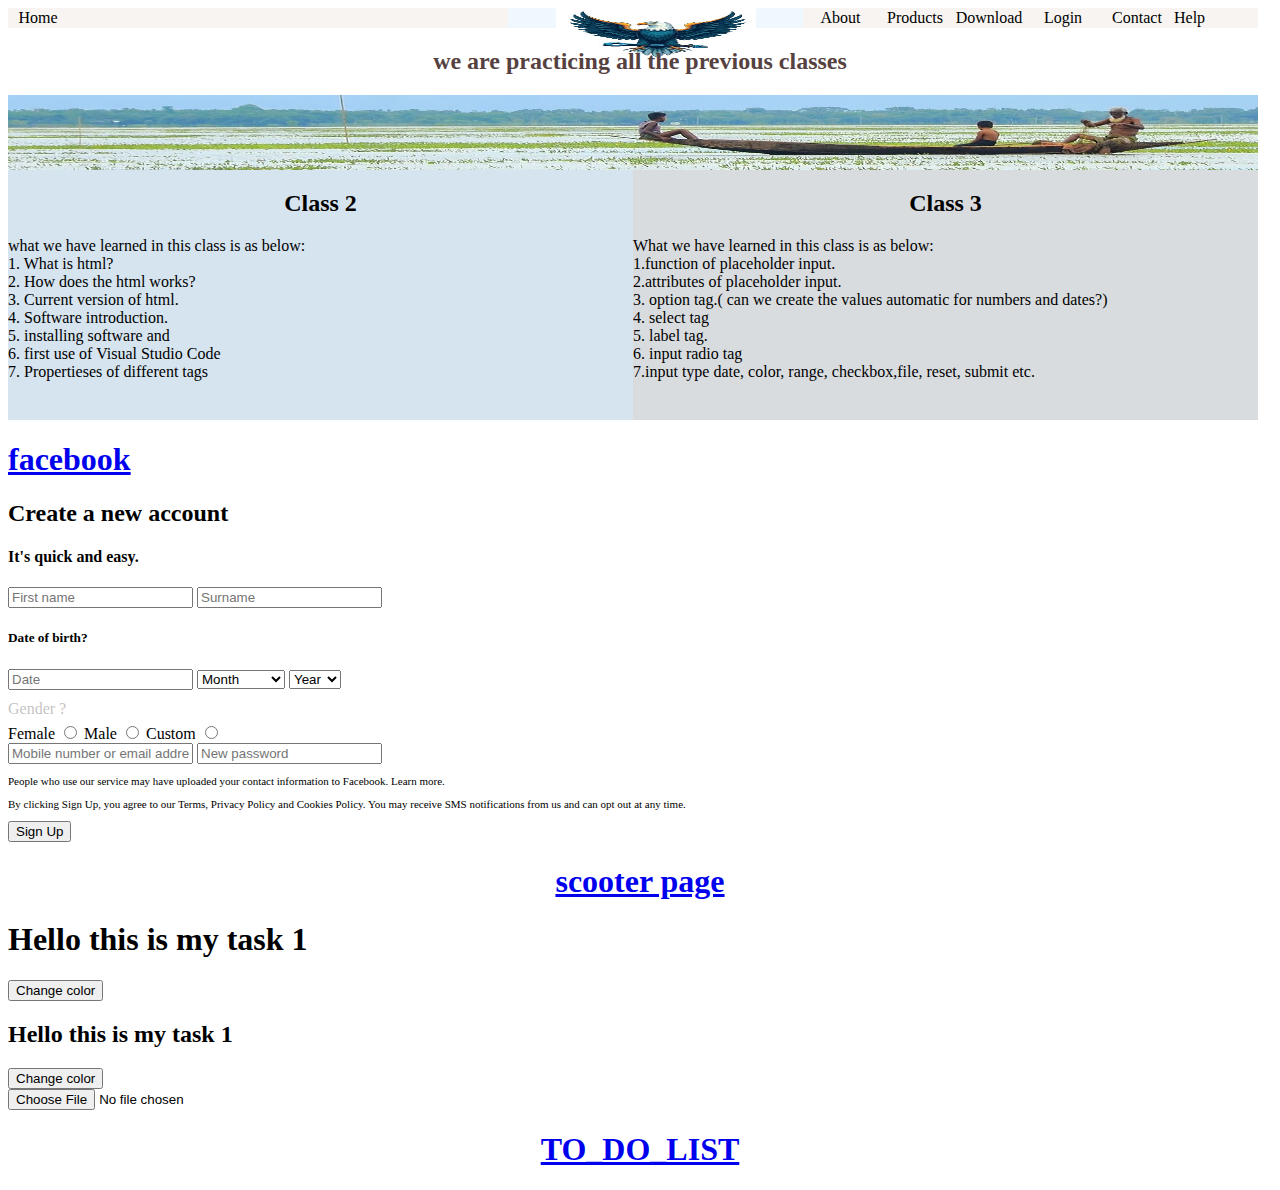
<file: index.html>
<!DOCTYPE html>
<html lang="en">
<head>
    <meta charset="UTF-8">
    <meta name="viewport" content="width=device-width, initial-scale=1.0">
    <title>Practice classes</title>
    <!-- bootstrap  -->
     <link href="https://cdn.jsdelivr.net/npm/bootstrap@5.3.6/dist/css/bootstrap.min.css" rel="stylesheet" integrity="sha384-4Q6Gf2aSP4eDXB8Miphtr37CMZZQ5oXLH2yaXMJ2w8e2ZtHTl7GptT4jmndRuHDT" crossorigin="anonymous">
    <link rel="stylesheet" href="css/slick.css">
    <link rel="stylesheet" href="css/style.css">
</head>


<section id="learning">
<div class="container">

<div class="r1">
    <div class="cntnt1">
        <div class="home">
            <p>Home</p>
        </div>
    </div>
    <div class="cntnt3">
        <div class="main">
            <div class="logo">
                <img src="images/logo.jpg" alt="">
            </div>
        </div>
    </div>
    <div class="cntnt2">
        <div class="about">
            <p>About</p>
        </div>
        <div class="products">
            <p>Products</p>
        </div>
        <div class="download">
            <p>Download</p>
        </div>
        <div class="login">
            <p>Login</p>
        </div>
        <div class="contact">
            <p>Contact</p>
        </div>
        <div class="help">
            <p>Help</p>
        </div>
    </div>
</div>
<h2 style="display: flex;justify-content: center;color: rgb(86, 65, 65);">we are practicing all the previous classes</h2>
<body>
<div class="main">
    <div class="pic">
        <img src="images/image2.jpg" alt="banner_image">
    </div>
<!-- <img src="image1.jpg" alt=""> -->
</div>
<div class="bodyline">
    <div class="class1">
        <h2 style="display: flex;justify-content: center;">Class 2</h2>
        <p>what we have learned in this class is as below: 
            <br>
            1. What is html?
            <br>
            2. How does the html works?
            <br>
            3. Current version of html.
            <br>
            4. Software introduction.
            <br>
            5. installing software and 
            <br>
            6. first use of Visual Studio Code
            <br>
            7. Propertieses of different tags
        </p>
    </div>
    <div class="class2">
        <h2 style="display: flex;justify-content: center;">Class 3</h2>
        <p>What we have learned in this class is as below:
            <br>
            1.function of placeholder input.
            <br>
            2.attributes of placeholder input.
            <br>
            3. option tag.( can we create the values automatic for numbers and dates?)
            <br>
            4. select tag
            <br>
            5. label tag.
            <br>
            6. input radio tag
            <br>
            7.input type date, color, range, checkbox,file, reset, submit etc.
        </p>
        
    </div>
</div>
</div>
</section>


<section id="fbpage">
<form action="#">
<div class="container">
    <section id="fbody">
<div class="fblogo">
    <a href="#">
<h1>facebook</h1>
    </a>
</div>
<div class="facebook">
    <h2>Create a new account</h2>
    <h4>It's quick and easy.</h4>
    
    <div class="fbname">
    <input type="txt" placeholder="First name">
    <input type="text" placeholder="Surname">
    </div>

<div class="dob">
    <h5>Date of birth?</h5>
    <input type="number" placeholder="Date">
        <select name="month" id="month">
        <option value="0">Month</option>
        <option value="1">January</option>
        <option value="2">February</option>
        <option value="3">March</option>
        <option value="4">April</option>
        <option value="5">May</option>
        <option value="6">June</option>
        <option value="7">July</option>
        <option value="8">August</option>
        <option value="9">September</option>
        <option value="10">October</option>
        <option value="11">November</option>
        <option value="12">December</option>
    </select>

    <select name="year" id="year">
        <option value="">Year</option>
        <option value="">2025</option>
        <option value="">2024</option>
        <option value="">2023</option>
        <option value="">2022</option>
        <option value="">2021</option>
        <option value="">2020</option>
        <option value="">2019</option>
        <option value="">2018</option>
        <option value="">2017</option>
        <option value="">2016</option>
        <option value="">2015</option>
        <option value="">2014</option>
        <option value="">2013</option>
        <option value="">2012</option>
        <option value="">2011</option>
        <option value="">2010</option>
        <option value="">2009</option>
        <option value="">2008</option>
        <option value="">2007</option>
        <option value="">2006</option>
        <option value="">2005</option>
        <option value="">2004</option>
        <option value="">2003</option>
        <option value="">2002</option>
        <option value="">2001</option>
        <option value="">2000</option>
        <option value="">1999</option>
        <option value="">1998</option>
        
    </select>
</div>


    <p style="color: rgba(176, 171, 171, 0.735); margin-top: 10px;
    margin-bottom: 5px;">Gender ?</p>
    <section id="Gender">

        <div class="gid">
        <labelz for="id1">Female</label>
        <input type="radio" name="cmnid" id="id1">
        <label for="id2">Male</label>
        <input type="radio" name="cmnid" id="id2">
        <label for="id3">Custom</label>
        <input type="radio" name="cmnid" id="id3">
        </div>

    <!-- <div class="male">
<label for="Male">Male <input type="radio" style="margin-left: 30px;" ></label>
    </div>
    <div class="Female">
<label for="Male">Female <input type="radio" style="margin-left: 30px;" ></label>
    </div>
        <div class="custom">
<label for="Male">Custom <input type="radio" style="margin-left: 30px;" ></label>
    </div> -->
    </section>
    <div class="cmn">
<input type="text" placeholder="Mobile number or email address">
<input type="text" placeholder="New password">
    </div>
    <p style="font-size: 11px;">People who use our service may have uploaded your contact information to Facebook. Learn more.
    </p>

    <p style="font-size: 11px;">By clicking Sign Up, you agree to our Terms, Privacy Policy and Cookies Policy. You may receive SMS notifications from us and can opt out at any time.
    </p>

    <button type="submit">Sign Up</button>
</div>
</section>
</div>
</form>
</section>
<!-- ------------------scooter page---------------------- -->
<section id="scooter">
<div class="container">
    <!-- <a href="file:///D:/CIT%20classes/Projects/Project%203%20-%20rework/index.html">Checking</a> -->
    <a href="scooter.html" target="_blank"><h1 style="text-align: center;">scooter page</h1></a>
</div>
</section>

<!-- ------------------class 23 javascript start----------------------------- -->
<section id="task1">
<div class="container">
    <h1 class="t1h1">Hello this is my task 1</h1>
    <button class="t1b1">Change color</button>
</div>

<section id="task2">
    <div class="container">
    <h2 class="t2h2">Hello this is my task 1</h2>
    <button class="t2b2">Change color</button>
    </div>
</section>

</section>

<section id="imagepreview">
<input type="file" id="imageUpload" accept="image/*">
</section>


    <a href="class29.html" target="_blank"><h1 style="text-align: center;">TO_DO_LIST</h1></a>



<!-- ------------------class 23 javascript end -------------------------------->


<!-- bootstrap -->
<script src="https://cdn.jsdelivr.net/npm/bootstrap@5.3.6/dist/js/bootstrap.bundle.min.js" integrity="sha384-j1CDi7MgGQ12Z7Qab0qlWQ/Qqz24Gc6BM0thvEMVjHnfYGF0rmFCozFSxQBxwHKO" crossorigin="anonymous"></script>
<script src="js/slick.min.js"></script>
<script src="js/script.js"></script>

</body>
</html>
</file>
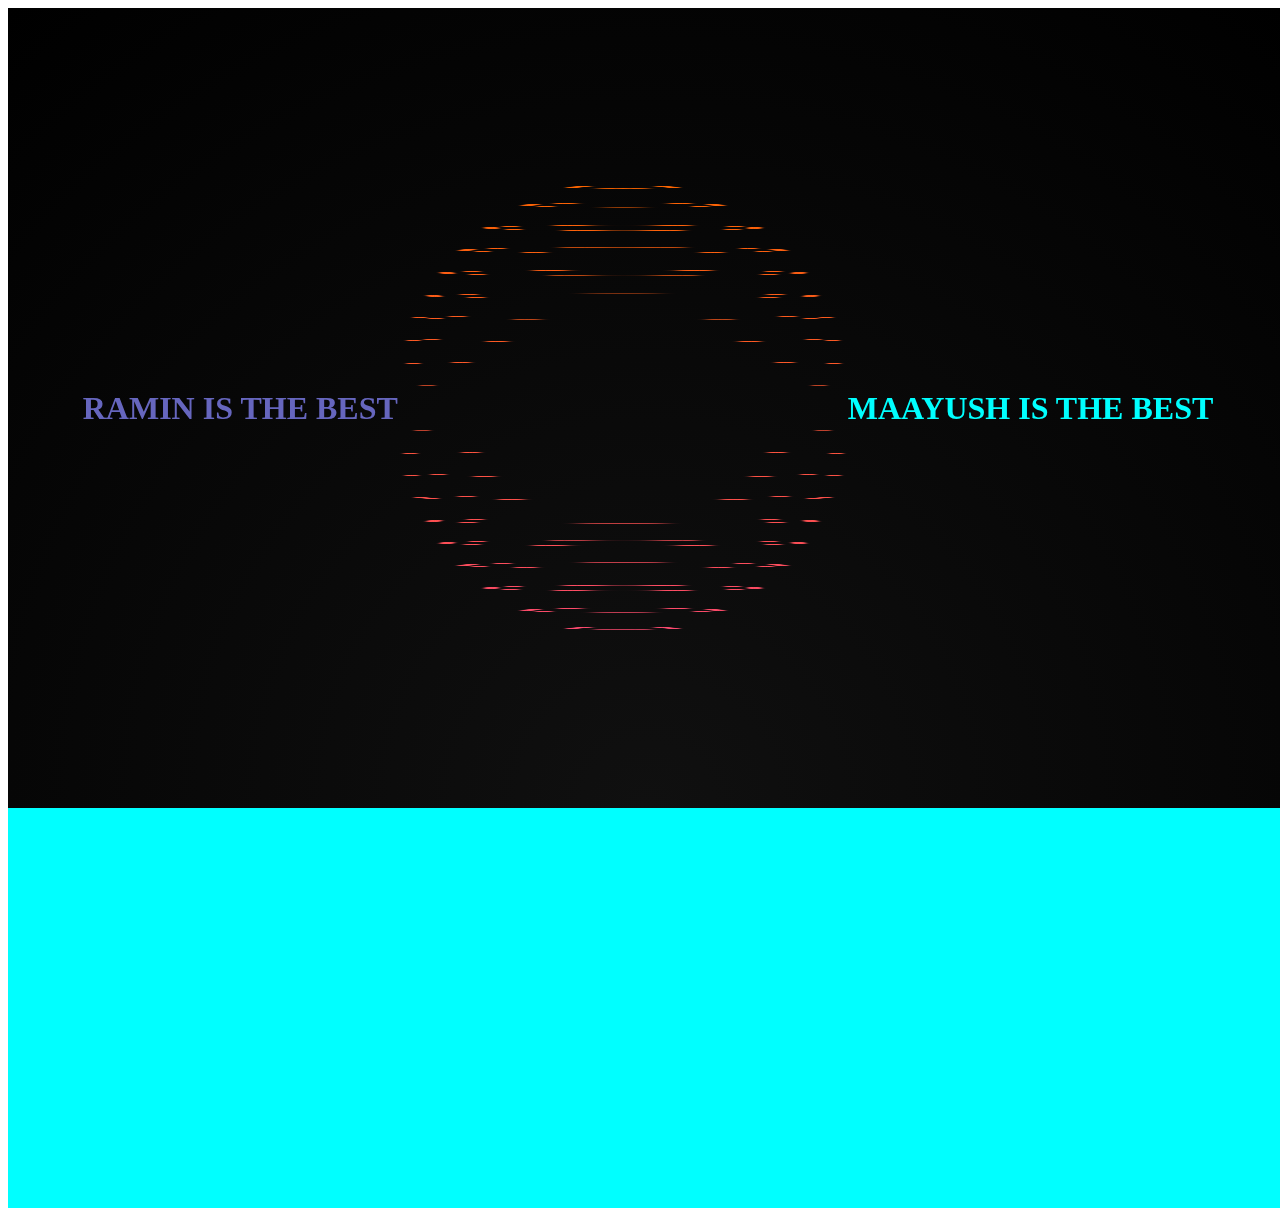
<file: 3dcarousel.html>
<!DOCTYPE html>
<html lang="en">
<head>
    <meta charset="UTF-8">
    <meta name="viewport" content="width=device-width, initial-scale=1.0">
    <title>carousel</title>
    <link rel="stylesheet" href="css/3dcarousel.css">
</head>
<body>

	<section id="sphere">
		
		<div>
		<h1 style="color: rgb(102, 102, 190);">RAMIN IS THE BEST</h1>
		</div>
		
			<div class="sphere">
			<div></div>
			<div></div>
			<div></div>
			<div></div>
			<div></div>
			<div></div>
			<div></div>
			<div></div>
			<div></div>
			<div></div>
			<div><h1 style="color: aqua;">I am maayush</h1></div>
			<div></div>
			<div></div>
			<div></div>
			<div></div>
			<div><h1 style="color: yellowgreen;">I am Ramin</h1></div>
			<div></div>
			<div></div>
			<div></div>
			<div></div>
			<div></div>
			</div>
				<div>
				<h1 style="color: aqua;">MAAYUSH IS THE BEST</h1>
				</div>
	</section>


<section id="logics">

</section>



</body>
</html>
</file>
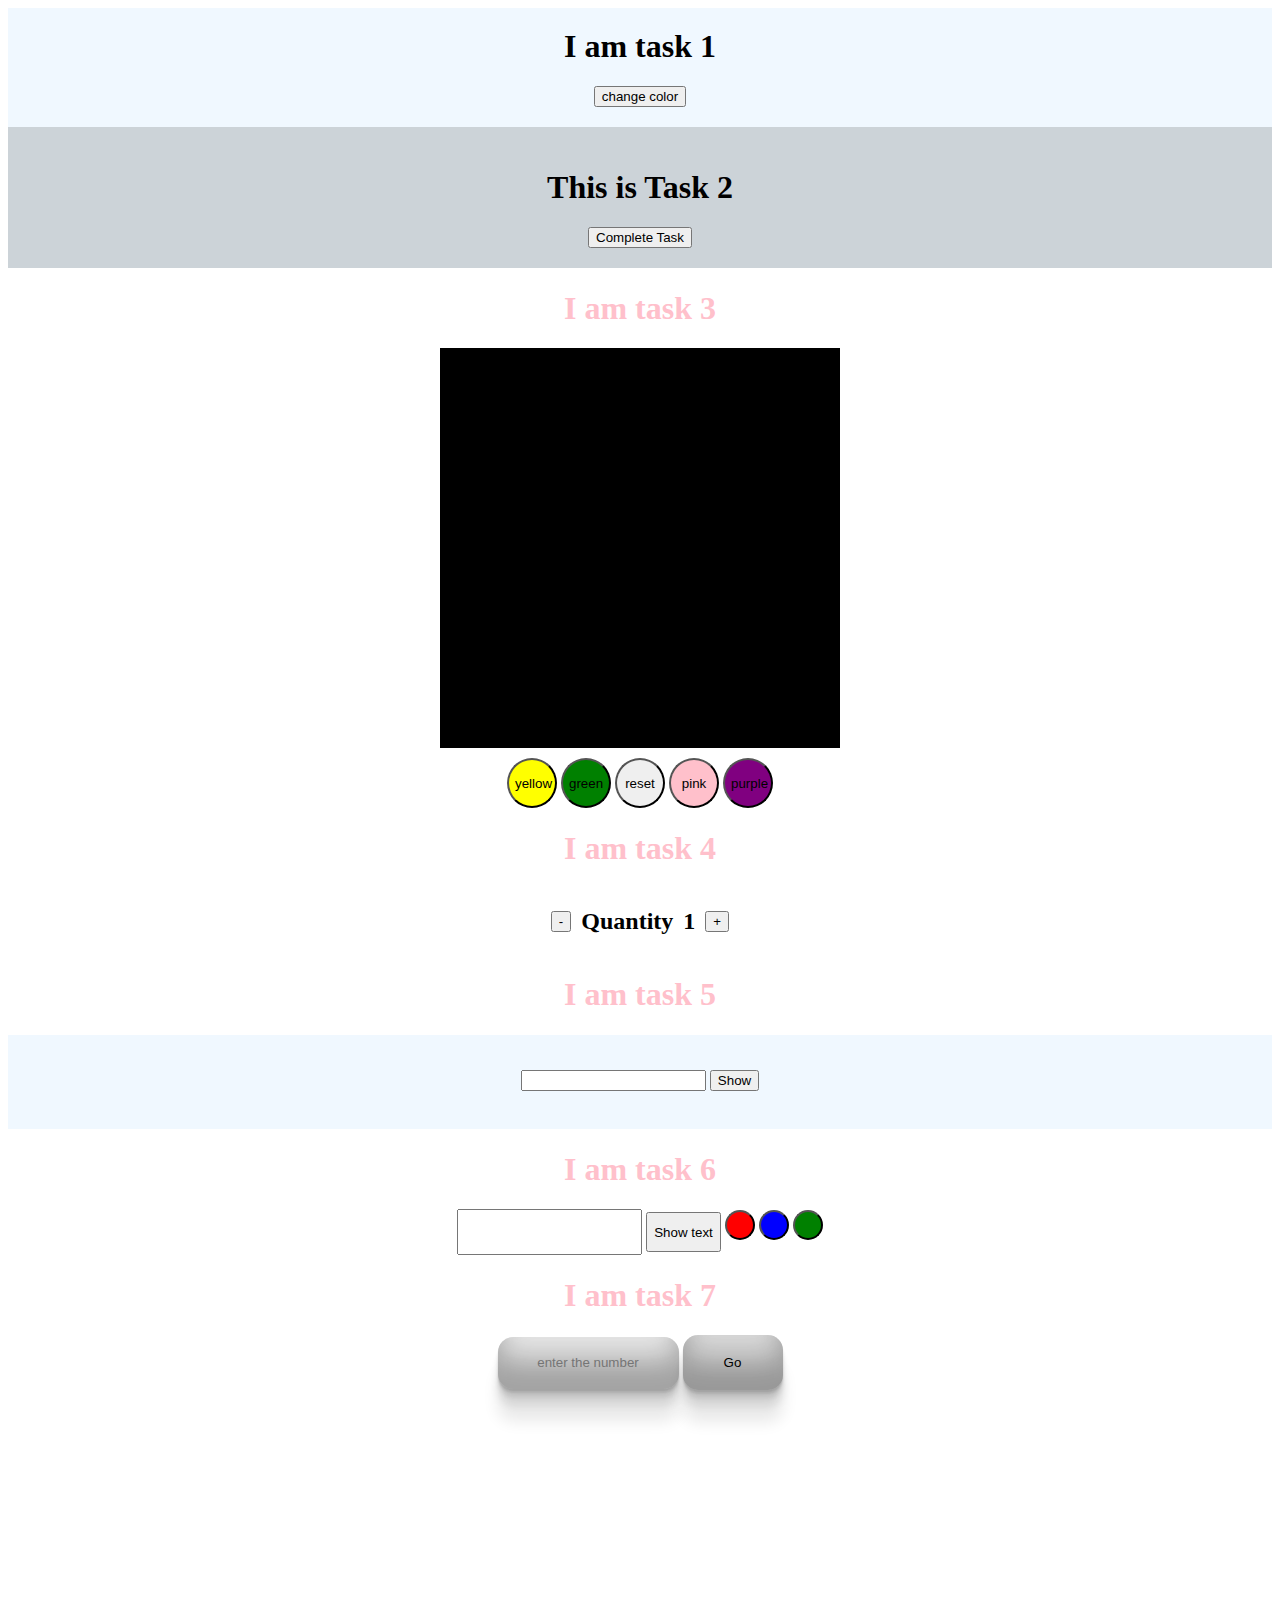
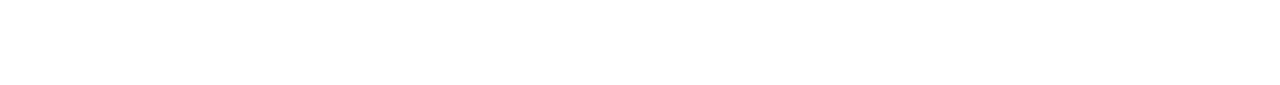
<file: class23.html>
<!DOCTYPE html>
<html lang="en">
<head>
    <meta charset="UTF-8">
    <meta name="viewport" content="width=device-width, initial-scale=1.0">
    <title>class_23</title>
    <link rel="stylesheet" href="css/class23.css">
    <!-- aos animation css link -->
     <link href="https://unpkg.com/aos@2.3.1/dist/aos.css" rel="stylesheet">
</head>
<body>
    <div class="heading">
        <!-- <h1>I am task 1</h1> -->
    </div>
    <div class="task1">
        <h1 class="t1h">I am task 1</h1>
        <button class="t1b">change color</button>
    </div>

        <div class="heading">
        <!-- <h1>I am task 2</h1> -->
    </div>
    <div class="task2">
        <h1 class="t2h">This is Task 2</h1>
        <button class="t2b">Complete Task</button>
    </div>

    <div class="heading">
        <!-- <h1>I am task 3</h1> -->
    </div>
    <section id="tasknmbr3">
<h1 style="text-align: center;color: pink;">I am task 3</h1>
        <div class="task3">
        </div>
        <div class="task3btn">
            <button id="yel">yellow</button>
            <button id="gre">green</button>
            <button id="res">reset</button>
            <button id="pin">pink</button>
            <button id="pur">purple</button>
        </div>
    </section>

    <div class="heading">
        <!-- <h1>I am task 4</h1> -->
    </div>

    <section id="tasknmbr4">
<h1 style="text-align: center;color: pink;">I am task 4</h1>

        <div class="task4">
            <div class="subnum">
                <button>-</button>
            </div>
            <div>
                <h2>Quantity</h2>
            </div>
            <div>
                <h2 class="result">1</h2>
            </div>
            <div>    
                <button class="addnum">+</button>
            </div>
        </div>
    </section>


    <section id="tasknmbr5">
<h1 style="text-align: center;color: pink;">I am task 5</h1>

        <div class="task5">
            <p class="erro"></p>
            <input class="input" type="text">
            <button class="shbtn">Show</button>
            <h3 class="shrslt"></h3>
        </div>
    </section>



<section id="tasknmbr6">
<h1 style="text-align: center;color:pink;">I am task 6</h1>
    <div class="task6">
        <p class="errortsk6"></p>
        <input class="nameinput" type="text">
        <button class="shtxt">Show text</button>
        <button class="tsk6b1" style="background-color: red;"></button>
        <button class="tsk6b2" style="background-color: blue;"></button>
        <button class="tsk6b3" style="background-color: green;"></button>
        <h1 class="shorslt"></h1>
        <!-- <div class="task6button">
        </div> -->
    </div>
</section>

<section id="task7">
    <h1 style="text-align: center;color:pink;">I am task 7</h1>

<input class="timenmbr time-table" type="text" placeholder="enter the number" style="text-align: center;">
<button class="timego time-table">Go</button>

<div class="differ">
    <h1 class="lin1"></h1>
    <h1 class="timeresult lin2"></h1>
</div>



</section>

<!-- aos js link -->
 <script src="https://unpkg.com/aos@2.3.1/dist/aos.js"></script>
    <script src="js/class23.js"></script>
</body>
</html>
</file>
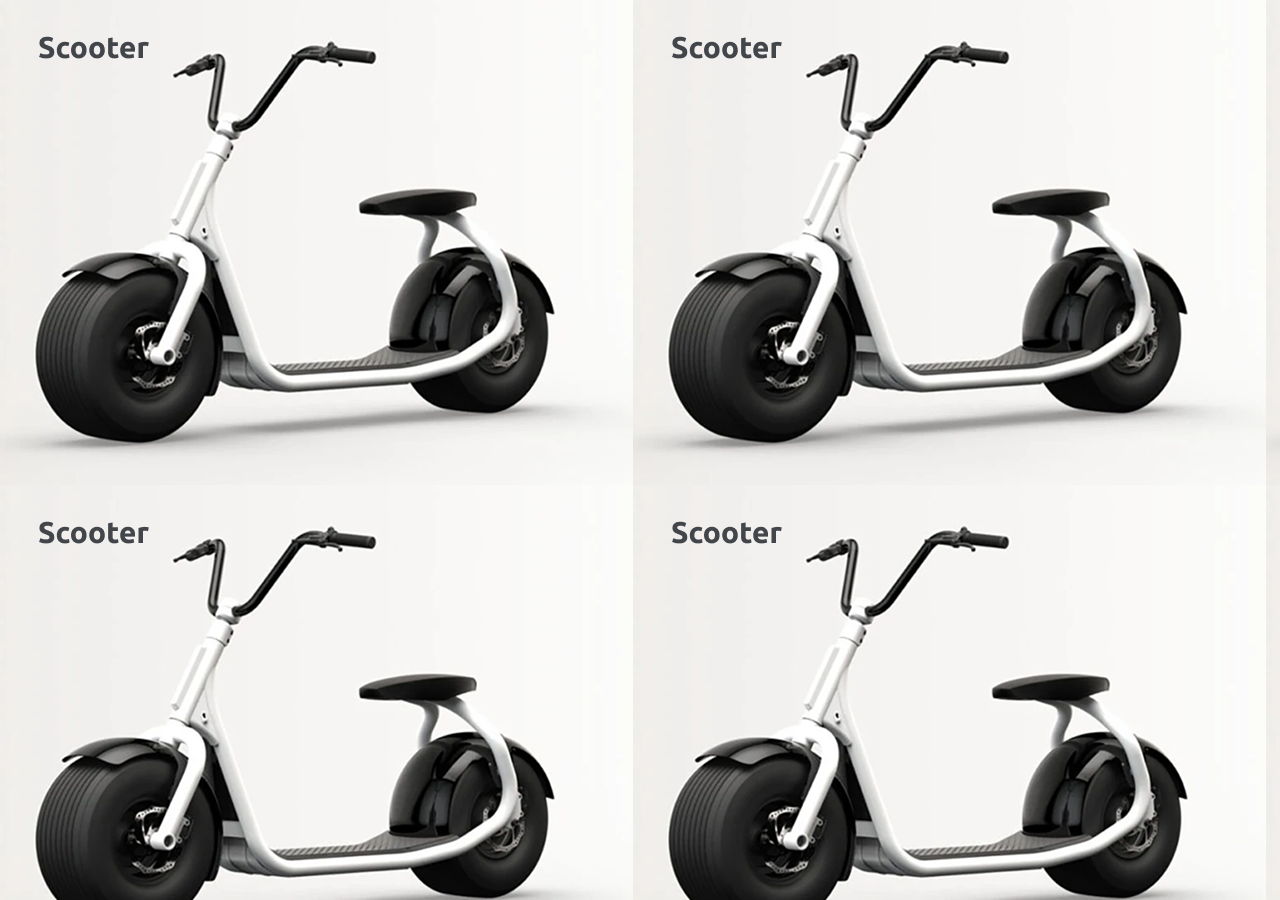
<file: class28.html>
<!DOCTYPE html>
<html lang="en">
<head>
    <meta charset="UTF-8">
    <meta name="viewport" content="width=device-width, initial-scale=1.0">
    <title>class28</title>
    <link rel="stylesheet" href="css/class28.css">
</head>
<body>



    <script src="js/class28.js"></script>
</body>
</html>
</file>
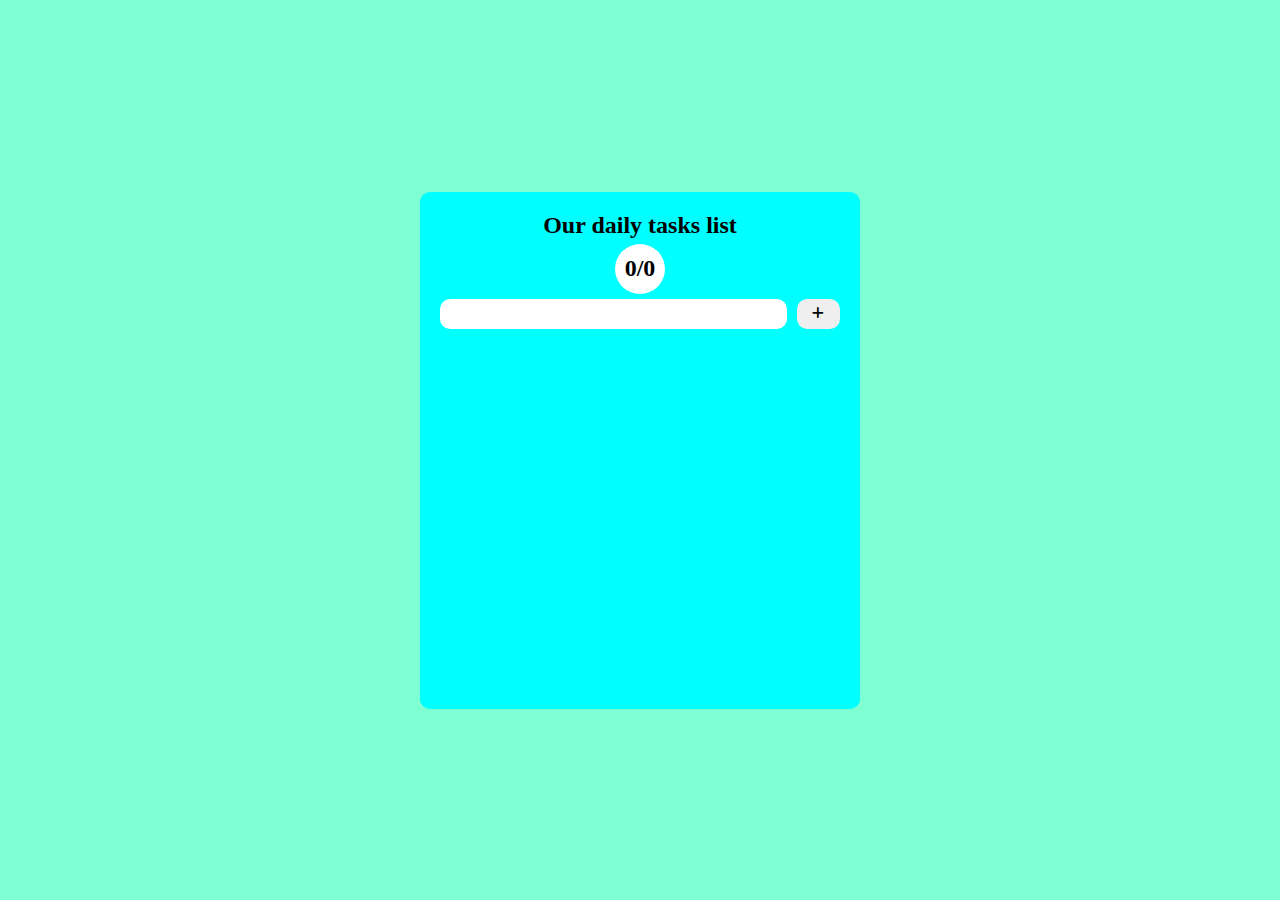
<file: class29.html>
<!DOCTYPE html>
<html lang="en">
<head>
    <meta charset="UTF-8">
    <meta name="viewport" content="width=device-width, initial-scale=1.0">
    <title>to-do-list</title>
    <link rel="stylesheet" href="css/all.min.css">
    <link rel="stylesheet" href="css/class29.css">
</head>
<body>
    <div class="main">
        <h2 style="margin-bottom: 5px;text-align: center;">Our daily tasks list</h2>
        <div class="counter">
        <h2 class="doneToDo"></h2>
        <h2>/</h2>
        <h2 class="totalToDo"></h2>
    </div>
    <p class="error" style="text-align: center;"></p>
        <div class="addtodo">
            <input class="adding" type="text">
            <button onclick="handleAdd()" class="addbutton"><i class="fa-solid fa-plus"></i></button>
        </div>
        <div class="allToDo">
            <div class="singleToDo">
                <!-- <input class="singleToDo_input"type="text">
                <button class="editButton"><i class="fa-solid fa-pen-to-square"></i></button>
                <button class="deleteButton"><i class="fa-solid fa-trash"></i></button>
                <button class="doneButton"><i class="fa-solid fa-check"></i></button> -->
            </div>
        </div>
    </div>

    <script src="js/class29.js"></script>
</body>
</html>
</file>
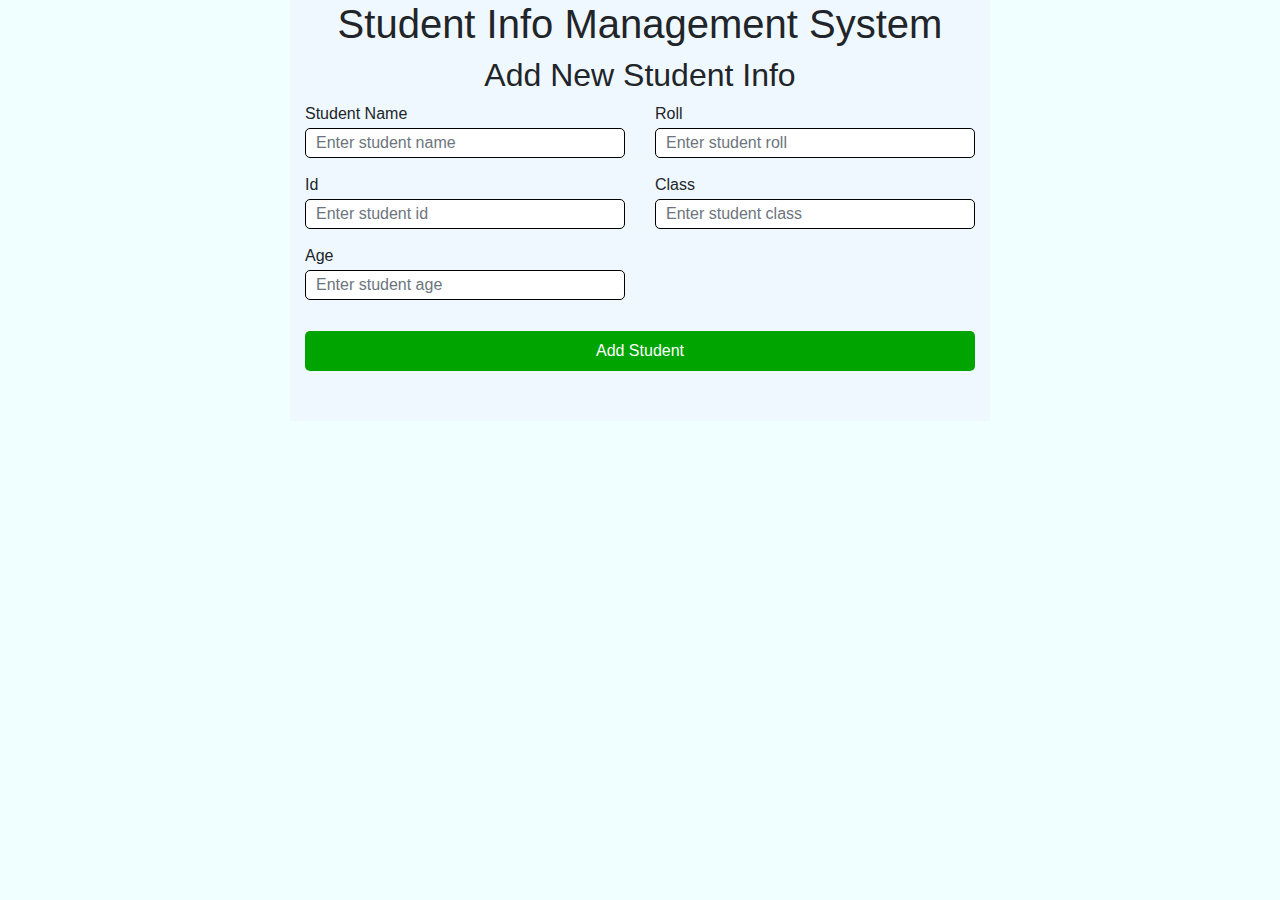
<file: class32.html>
<!DOCTYPE html>
<html lang="en">
<head>
    <meta charset="UTF-8">
    <meta name="viewport" content="width=device-width, initial-scale=1.0">
    <title>Class 32</title>
    <link rel="stylesheet" href="https://cdn.jsdelivr.net/npm/bootstrap@4.0.0/dist/css/bootstrap.min.css" integrity="sha384-Gn5384xqQ1aoWXA+058RXPxPg6fy4IWvTNh0E263XmFcJlSAwiGgFAW/dAiS6JXm" crossorigin="anonymous">
    <link rel="stylesheet" href="css/class32.css">

</head>
<body>

    <section id="addStudentSection">
        <div class="container">
            <div class="row">
                <div class="col-12">
                    <h1 class="text-center">Student Info Management System</h1>
                </div>
            </div>
            <div class="row">
                <div class="col-12">
                    <h2>Add New Student Info</h2>
                </div>
            </div>
            <div class="addData">
                <div class="row">
                    <div class="col-6">
                        <p>Student Name</p>
                        <input type="text" id="studentName" placeholder="Enter student name" class="form-control">
                    </div>
                    <div class="col-6">
                        <p>Roll</p>
                        <input type="type="text" onkeypress="return (event.charCode !=8 && event.charCode ==0 || (event.charCode >= 48 && event.charCode <= 57))"" id="studentRoll" placeholder="Enter student roll" class="form-control">
                    </div>
                    <div class="col-6">
                        <p>Id</p>
                        <input type="type="text" onkeypress="return (event.charCode !=8 && event.charCode ==0 || (event.charCode >= 48 && event.charCode <= 57))"" id="studentId" placeholder="Enter student id" class="form-control">
                    </div>
                    <div class="col-6">
                        <p>Class</p>
                        <input type="text" id="studentClass" placeholder="Enter student class" class="form-control">
                    </div>
                    <div class="col-6">
                        <p>Age</p>
                        <input type="type="text" onkeypress="return (event.charCode !=8 && event.charCode ==0 || (event.charCode >= 48 && event.charCode <= 57))"" id="studentAge" placeholder="Enter student age" class="form-control">
                    </div>
                    <div class="col-12 text-center mt-3">
                        <button id="addStudent" class="btn btn-primary" onclick="addStudent()">Add Student</button>
                    </div>
                </div>
            </div>
        </div>
    </section>
    
    <section id="TotalStudent">
        <div class="container">
            <h2>Total Students</h2>
            <div class="TotalStudentList">
                <!-- <ul>
                    <li>Student name:</li>
                    <li>Roll:</li>
                    <li>Id:</li>
                    <li>Class:</li>
                    <li>Age:</li>
                </ul> -->
            </div>
            <!-- <table class="table table-bordered">
                <thead>
                    <tr>
                        <th>Student Name</th>
                        <th>Roll</th>
                        <th>Id</th>
                        <th>Class</th>
                        <th>Age</th>
                    </tr>
                </thead>
                <tbody id="studentList">
                    Student data will be appended here
                </tbody>
            </table>
             -->
        </div>
    </section>

    




    
        <script src="js/class32.js"></script>
</body>
</html>
</file>
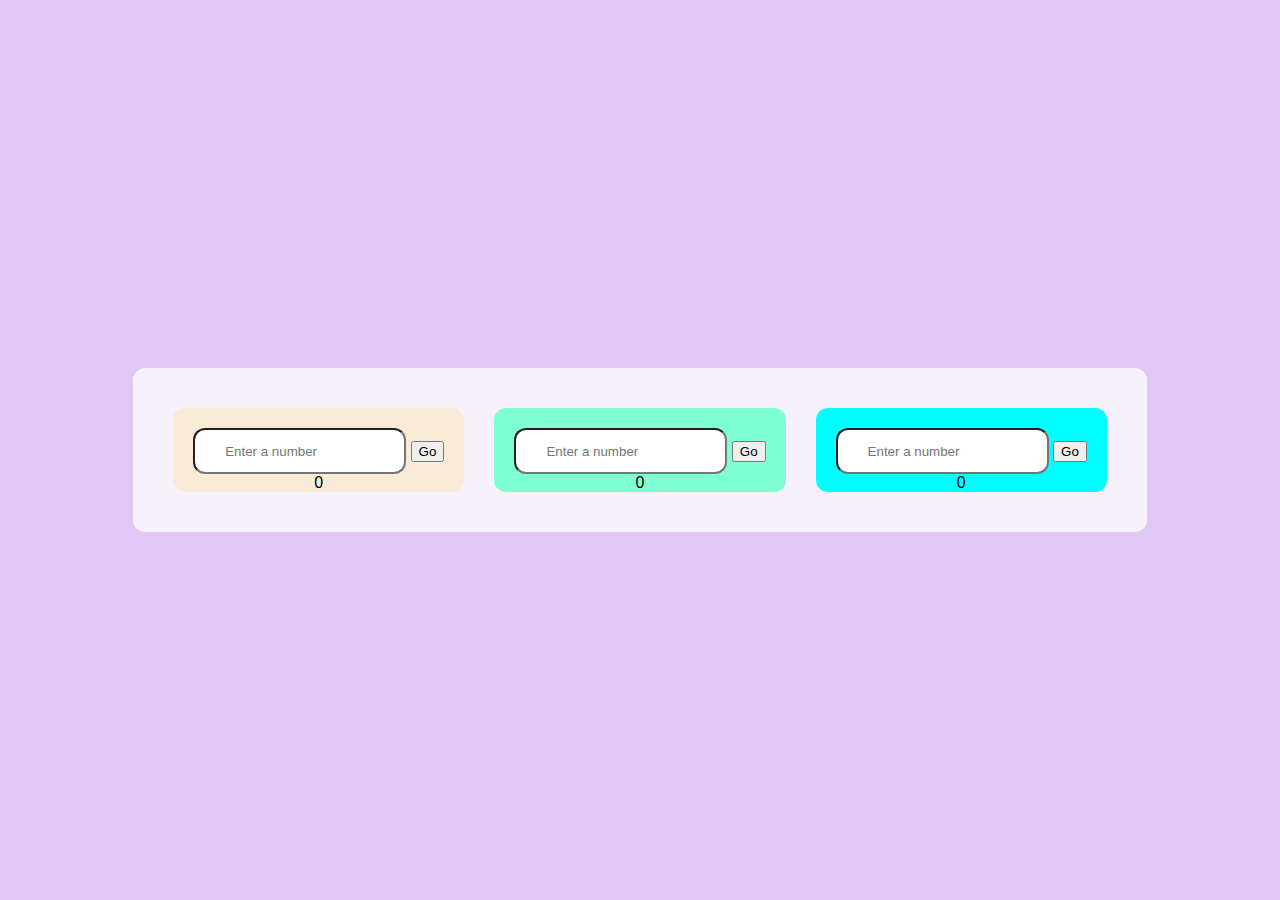
<file: cntrtodo.html>
<!DOCTYPE html>
<html lang="en">
<head>
    <meta charset="UTF-8">
    <meta name="viewport" content="width=device-width, initial-scale=1.0">
    <title>Document</title>
    <link rel="stylesheet" href="css/cntrtodo.css">
</head>
<body>
<!-- <section id="dowat">
    
    <div class="row">
        <div class="col-lg-4">
            <input class="qwe" type="text"> <button class="btn">Go</button>
            <h1 class="show"></h1>
    </div>
        <div class="col-lg-4">
        <input class="qwe" type="text"> <button class="btn">Go</button>
        <h1 class="show"></h1>
    </div>
        <div class="col-lg-4">
        <input class="qwe" type="text"> <button class="btn">Go</button>
        <h1 class="show"></h1>
    </div>
</div>

</section> -->

  <div class="container">
    <div class="section" style="background-color: antiquewhite;">
      <input type="number" class="qwe" placeholder="Enter a number"/>
      <button class="btn">Go</button>
      <div class="show">0</div>
    </div>
    <div class="section" style="background-color: aquamarine;">
      <input type="number" class="qwe" placeholder="Enter a number"/>
      <button class="btn">Go</button>
      <div class="show">0</div>
    </div>
    <div class="section" style="background-color: aqua;">
      <input type="number" class="qwe" placeholder="Enter a number"/>
      <button class="btn">Go</button>
      <div class="show">0</div>
    </div>
  </div>

    <script src="js/cntrtodo.js"></script>
</body>
</html>
</file>
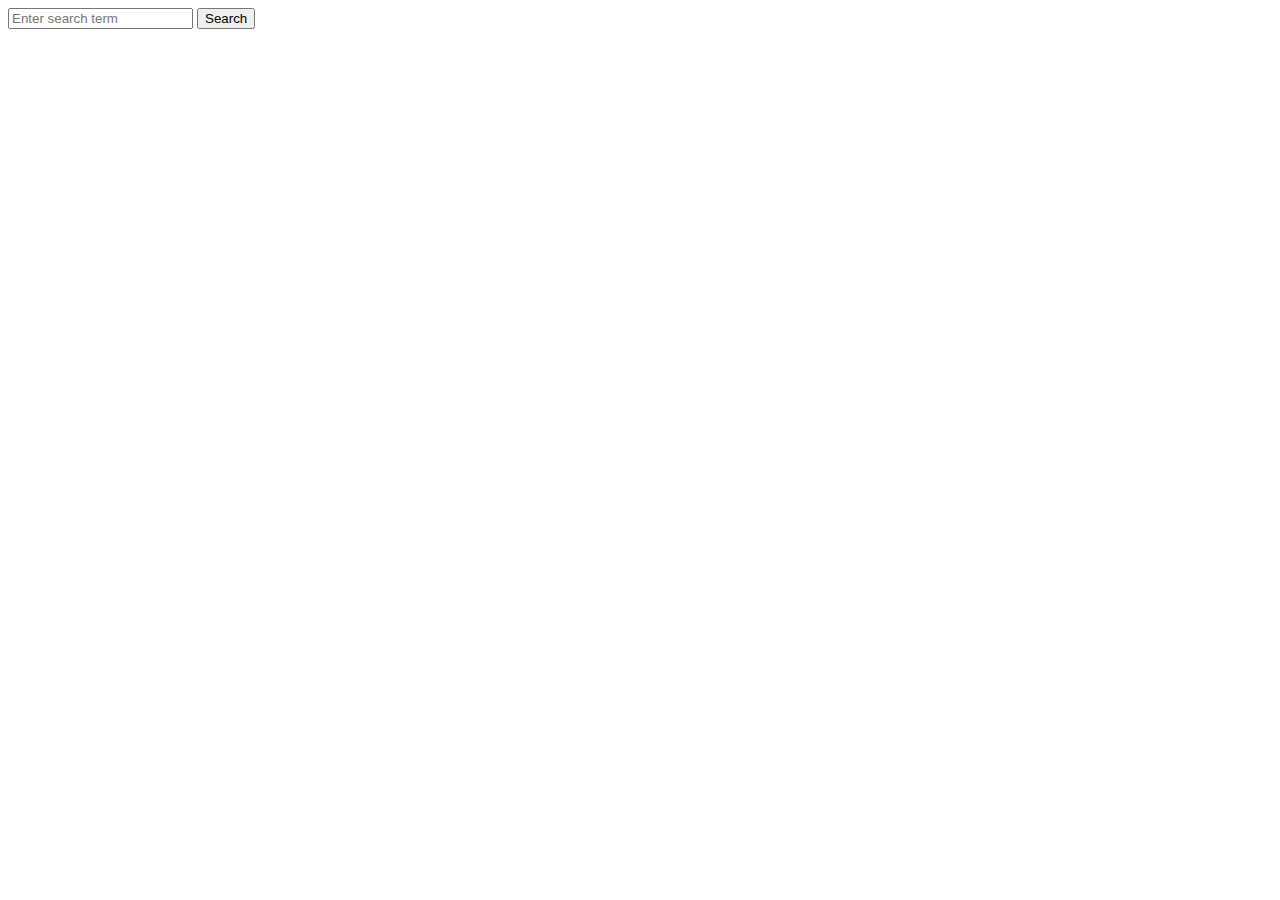
<file: co-pilot-search-cls30.html>
<!DOCTYPE html>
<html lang="en">
<head>
    <meta charset="UTF-8">
    <meta name="viewport" content="width=device-width, initial-scale=1.0">
    <title>API</title>
    <link rel="stylesheet" href="css/class30.css">
</head>
<body>
    <input type="text" id="searchInput" placeholder="Enter search term">
    <button onclick="searchInfo()">Search</button>
    
    <div class="results">
        <!-- <div class="result1">
            <h2>userName:</h2>
            <h3>userEmail:</h3>
            <p>userWebsite:</p>
        </div> -->
    </div>







    <script src="js/class30.js"></script>
</body>
</html>
</file>
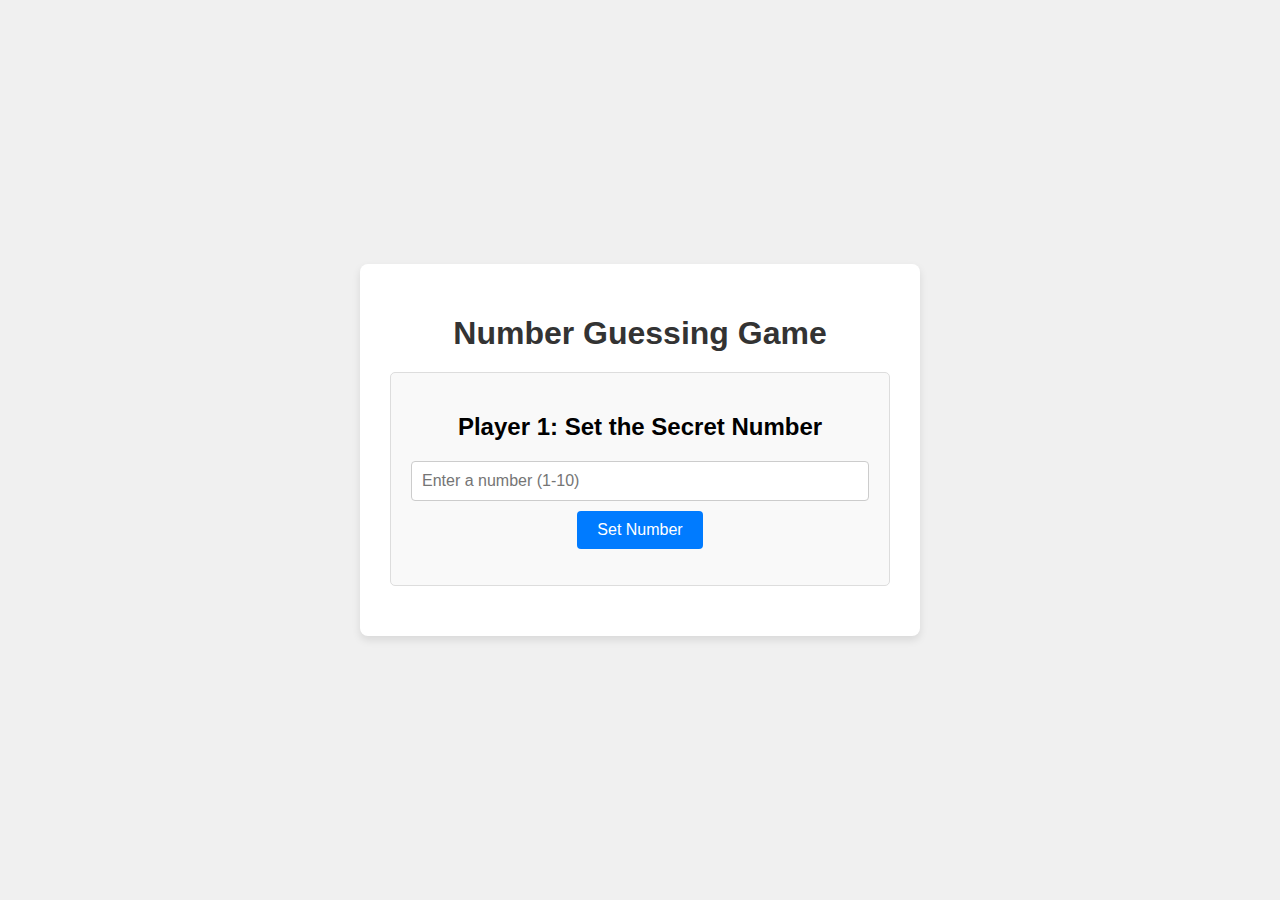
<file: Guess_number.html>
<!DOCTYPE html>
<html lang="en">
<head>
    <meta charset="UTF-8">
    <meta name="viewport" content="width=device-width, initial-scale=1.0">
    <title>Number Guessing Game</title>
    <link rel="stylesheet" href="css/Guess_number.css">
</head>
<body>
    <div class="container">
        <h1>Number Guessing Game</h1>

        <div id="player1-section" class="game-section">
            <h2>Player 1: Set the Secret Number</h2>
            <input type="number" id="player1-secret-input" min="1" max="10" placeholder="Enter a number (1-10)">
            <button id="set-secret-btn">Set Number</button>
            <p id="player1-error" class="error-message"></p>
        </div>

        <div id="guess-section" class="game-section hidden">
            <h2 id="current-player-display">Player 2: Guess the Number</h2>
            <input type="number" id="guess-input" min="1" max="10" placeholder="Enter your guess">
            <button id="submit-guess-btn">Guess</button>
            <p id="message"></p>
            <p>Attempts left: <span id="attempts-left">5</span></p>
        </div>

        <div id="result-section" class="game-section hidden">
            <h2 id="game-result"></h2>
            <button id="play-again-btn">Play Again</button>
        </div>
    </div>

    <script src="js/Guess_number.js"></script>
</body>
</html>
</file>
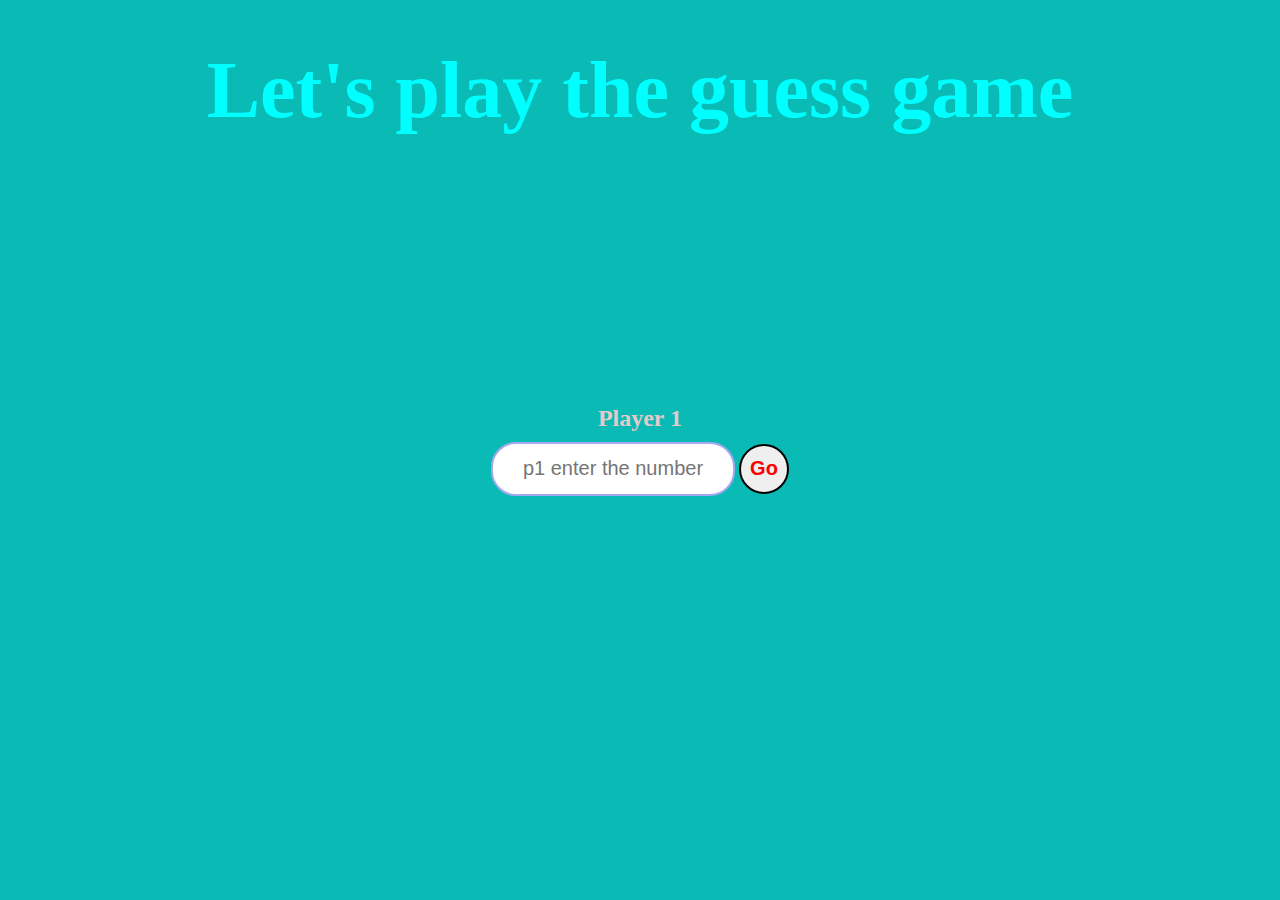
<file: guessgame.html>
<!DOCTYPE html>
<html lang="en">
<head>
    <meta charset="UTF-8">
    <meta name="viewport" content="width=device-width, initial-scale=1.0">
    <title>guess_game</title>
    <link rel="stylesheet" href="css/guessgame.css">
</head>
<body>
<section id="heading">
    <h1 style="text-align: center; margin: 0px;">Let's play the guess game</h1>
</section>


<div class="commonhead">
    <h2>Player 1</h2>
    <p class="error"></p>
</div>



    <div class="player1">
        <input class="input1 pl1" type="text" onkeypress="return (event.charCode !=8 && event.charCode ==0 || (event.charCode >= 48 && event.charCode <= 57))" placeholder="p1 enter the number">
        <button class="p1g">Go</button>
    </div>




    <div class="player2">
        <input class="input1 pl2" type="text" onkeypress="return (event.charCode !=8 && event.charCode ==0 || (event.charCode >= 48 && event.charCode <= 57))" placeholder="p2 enter the number">
        <button class="p2g">Go</button>
    </div>



    <div class="player3">
        <input class="input1 pl3" type="text" onkeypress="return (event.charCode !=8 && event.charCode ==0 || (event.charCode >= 48 && event.charCode <= 57))" placeholder="p3 enter the number">
        <button class="p3g">Go</button>
    </div>







<script src="js/guessgame.js"></script>
</body>
</html>
</file>
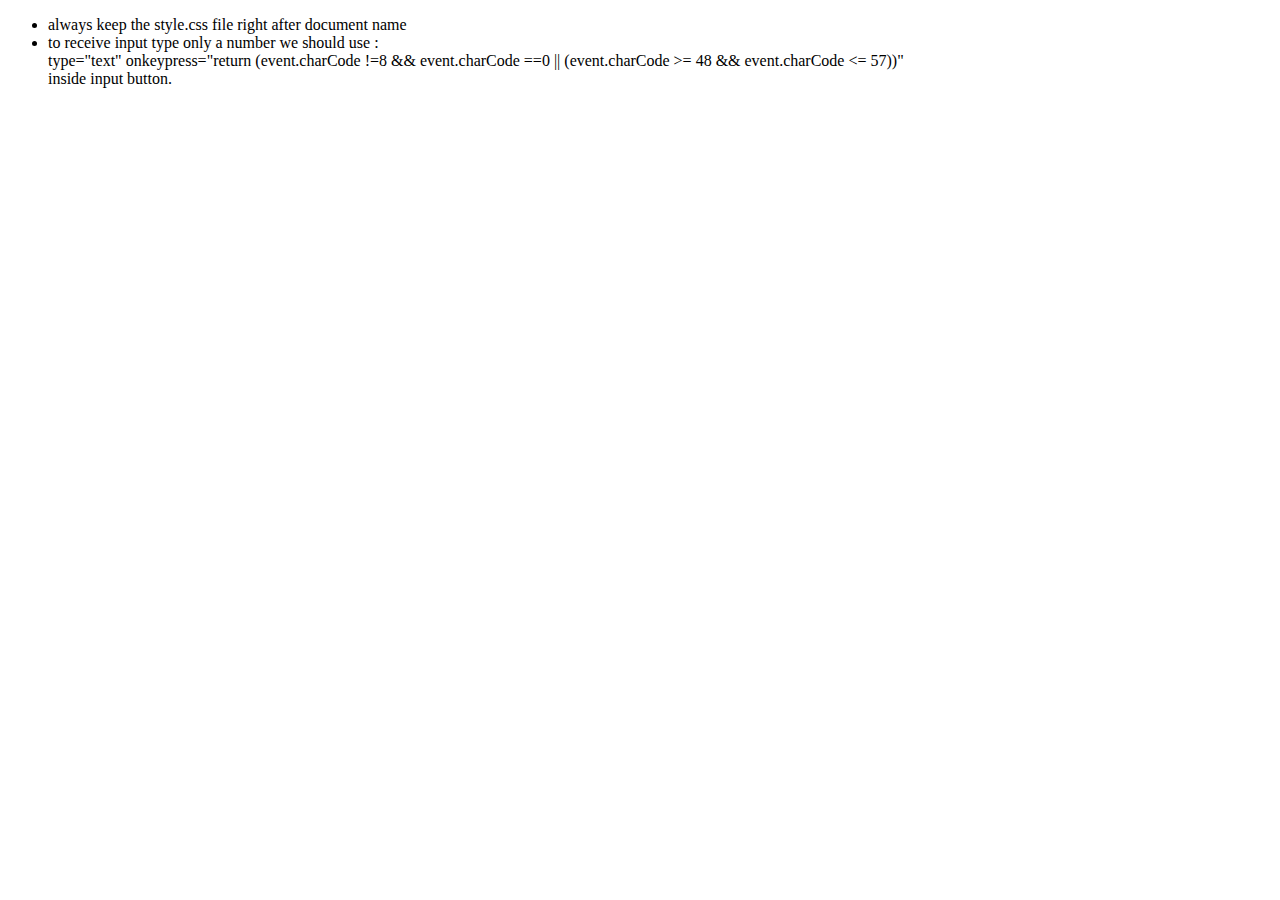
<file: Important notes.html>
<!DOCTYPE html>
<html lang="en">
<head>
    <meta charset="UTF-8">
    <meta name="viewport" content="width=device-width, initial-scale=1.0">
    <title>notes_and_tricks</title>
</head>
<body>
    
    <ul>
        <li>
            always keep the style.css file right after document name
        </li>
        <li>
            to receive input type only a number we should use :
            <br>
            type="text" onkeypress="return (event.charCode !=8 && event.charCode ==0 || (event.charCode >= 48 && event.charCode <= 57))"
            <br>
            inside input button.
        </li>
    </ul>



</body>
</html>
</file>
<file: css/style.css>
.r1{
    height: 20px;
    width: 1250px;
    background-color: aliceblue;
    display: flex;
    justify-content:space-between;
    /* overflow: hidden; */

}
.cntnt1{
height: 20px;
width: 500px;
background-color: rgb(247, 244, 241);
display: flex;
position: relative;

}


.cntnt3{
    height: 20px;
    width: 200px;
    background-color:blue;
    display: flex;

}
.logo{
    height: 50px;
    width: 200px;
    display: flex;
}
.logo img{
    height: 50px;
    width: 200px;


}
.home{
    height: 20px;
    width: 60px;
    font: bold;
    display: flex;
    position: absolute;
    justify-content: center;
    align-items: center;
    top: 0%;
    left: 0%;
}
.cntnt2{
height: 20px;
width: 455px;
background-color:  rgb(247, 244, 241);
display: flex;
position: relative;
}
.about{
height: 20px;
width: 75px;
display: flex;
justify-content: center;
align-items: center;
top: 0%;
left: 0%;


}
.products{
    height: 20px;
    width: 74px;
    display: flex;
justify-content: center;
align-items: center;
top: 0%;
left: 0%;
}
.download{
    height: 20px;
    width: 74px;
    display: flex;
justify-content: center;
align-items: center;
top: 0%;
left: 0%;
}
.login{
    height: 20px;
    width: 74px;
    display: flex;
justify-content: center;
align-items: center;
top: 0%;
left: 0%;
}
.contact{
    height: 20px;
    width: 74px;
    display: flex;
justify-content: center;
align-items: center;
top: 0%;
left: 0%;
}
.help{
    height: 20px;
    width: 74ypx;
    display: flex;
    justify-content: center;
    align-items: center;
    top: 0%;
    left: 0%;
}
.bodyline{
    height:250px;
    width: 1250px;
    display: flex;

}
.class1{
    height:250px;
    width: 625px;
    background-color: #d6e4ef;
}
.class2{
    height:250px;
    width: 625px;
    background-color:#d9dcdf;
}

.pic{
    height: 75px;
    width: 1250px;
    background-color: red;
    object-fit: fill;
}
.pic img{
    height: 75px;
    width: 1250px;
    object-fit:fill;
}
.form{
    height: 400px;
    width: 1250px;
    background-color: rgb(213, 213, 240);
}
</file>
<file: css/3dcarousel.css>
:root {
	--s: 2s;      /*speed*/
	--d: 40;      /*delay*/
	--c: #ff6600; /*color*/
}

* {
	transform-style: preserve-3d;
	box-sizing: border-box;
}

#sphere {
	margin: 0;
	padding: 0;
	width: 100vw;
	height: 800px;
	overflow: hidden;
	display: flex;
	align-items: center;
	justify-content: center;
	perspective: 1000vmin;
	background: radial-gradient(circle at 50% 100%, #101010, #000);
}

.sphere {
	width: 50vmin;
	height: 50vmin;
	background: #ffF0;
	position: relative;
	animation: spin 5s linear 0s infinite;
	animation-play-state: running;
	display: flex;
	align-items: center;
	justify-content: center;
	cursor: none;
}

.sphere:hover {
	animation-play-state: paused;
}

@keyframes spin {
	0% { transform: rotateX(-210deg) rotateY(0deg) rotatez(185deg); }
	100% { transform: rotateX(-210deg) rotateY(360deg) rotatez(185deg); }
}

.sphere div {
	--sz: 23%;
	--dv: calc(var(--s) / var(--d));
	--dl: calc(var(--dv) * -1);
	width: var(--sz);
	height: var(--sz);
	position: absolute;
	border: 0.25vmin solid var(--c);
	border-radius: 100%;
	transform: rotateX(90deg) translateZ(24.5vmin);
	box-shadow: 
		0 0 0.5vmin 0.5vmin var(--c), 
		0 0 0.5vmin 0.5vmin var(--c) inset;
	animation: shine var(--s) linear var(--dl) infinite;
	background: #fff0;
	display: flex;
	align-items: center;
	justify-content: center;
}

@keyframes shine {
	50%, 100% {
		border-color: #10101000;
		box-shadow: 0 0 1px 1px #10101000, 0 0 1px 1px #10101000 inset;
		filter: hue-rotate(540deg);
	}
}

.sphere div:before {
	content: "";
	width: 100%;
	height: 100%;
	position: absolute;
	border: 0.25vmin solid var(--c);
	border-radius: 100%;
	box-shadow: 0 0 0.5vmin 0.5vmin var(--c), 0 0 0.5vmin 0.5vmin var(--c) inset;
	animation: shine var(--s) linear calc(var(--dl) * -1) infinite;
}

.sphere div:nth-child(2) {
	transform: rotateX(90deg) translateZ(22.5vmin);
	--sz: 43%;
	--dl: calc(var(--dv) * -2);
	filter: hue-rotate(-2deg);
}

.sphere div:nth-child(3) {
	transform: rotateX(90deg) translateZ(20vmin);
	--sz: 60%;
	--dl: calc(var(--dv) * -3);
	filter: hue-rotate(-4deg);
}

.sphere div:nth-child(4) {
	transform: rotateX(90deg) translateZ(17.5vmin);
	--sz: 71%;
	--dl: calc(var(--dv) * -4);
	filter: hue-rotate(-6deg);
}

.sphere div:nth-child(5) {
	transform: rotateX(90deg) translateZ(15vmin);
	--sz: 80%;
	--dl: calc(var(--dv) * -5);
	filter: hue-rotate(-8deg);
}

.sphere div:nth-child(6) {
	transform: rotateX(90deg) translateZ(12.5vmin);
	--sz: 86%;
	--dl: calc(var(--dv) * -6);
	filter: hue-rotate(-10deg);
}

.sphere div:nth-child(7) {
	transform: rotateX(90deg) translateZ(10vmin);
	--sz: 91%;
	--dl: calc(var(--dv) * -7);
	filter: hue-rotate(-12deg);
}

.sphere div:nth-child(8) {
	transform: rotateX(90deg) translateZ(7.5vmin);
	--sz: 95%;
	--dl: calc(var(--dv) * -8);
	filter: hue-rotate(-14deg);
}

.sphere div:nth-child(9) {
	transform: rotateX(90deg) translateZ(5vmin);
	--sz: 97%;
	--dl: calc(var(--dv) * -9);
	filter: hue-rotate(-16deg);
}

.sphere div:nth-child(10) {
	transform: rotateX(90deg) translateZ(2.5vmin);
	--sz: 99%;
	--dl: calc(var(--dv) * -10);
	filter: hue-rotate(-18deg);
}

.sphere div:nth-child(11) {
	transform: rotateX(90deg);
	--sz: 100%;
	--dl: calc(var(--dv) * -11);
	filter: hue-rotate(-20deg);
}

.sphere div:nth-child(12) {
	transform: rotateX(90deg) translateZ(-2.5vmin);
	--sz: 99%;
	--dl: calc(var(--dv) * -12);
	filter: hue-rotate(-22deg);
}

.sphere div:nth-child(13) {
	transform: rotateX(90deg) translateZ(-5vmin);
	--sz: 97%;
	--dl: calc(var(--dv) * -13);
	filter: hue-rotate(-24deg);
}

.sphere div:nth-child(14) {
	transform: rotateX(90deg) translateZ(-7.5vmin);
	--sz: 95%;
	--dl: calc(var(--dv) * -14);
	filter: hue-rotate(-26deg);
}

.sphere div:nth-child(15) {
	transform: rotateX(90deg) translateZ(-10vmin);
	--sz: 91%;
	--dl: calc(var(--dv) * -15);
	filter: hue-rotate(-28deg);
}

.sphere div:nth-child(16) {
	transform: rotateX(90deg) translateZ(-12.5vmin);
	--sz: 86%;
	--dl: calc(var(--dv) * -16);
	filter: hue-rotate(-30deg);
}

.sphere div:nth-child(17) {
	transform: rotateX(90deg) translateZ(-15vmin);
	--sz: 80%;
	--dl: calc(var(--dv) * -17);
	filter: hue-rotate(-32deg);
}

.sphere div:nth-child(18) {
	transform: rotateX(90deg) translateZ(-17.5vmin);
	--sz: 71%;
	--dl: calc(var(--dv) * -18);
	filter: hue-rotate(-34deg);
}

.sphere div:nth-child(19) {
	transform: rotateX(90deg) translateZ(-20vmin);
	--sz: 60%;
	--dl: calc(var(--dv) * -19);
	filter: hue-rotate(-36deg);
}

.sphere div:nth-child(20) {
	transform: rotateX(90deg) translateZ(-22.5vmin);
	--sz: 43%;
	--dl: calc(var(--dv) * -20);
	filter: hue-rotate(-38deg);
}

.sphere div:nth-child(21) {
	transform: rotateX(90deg) translateZ(-24.5vmin);
	--sz: 23%;
	--dl: calc(var(--dv) * -21);
	filter: hue-rotate(-40deg);
}




a {
	position: absolute;
	bottom: 1vmin;
	padding: 1vmin;
	color: var(--c);
	font-family: Arial, Helvetica, serif;
	text-decoration: none;
	font-size: 0.75em;
	animation: linkcolor calc(var(--s) * 1) linear 0s infinite alternate;
}

a:before {
	content: "CHECK OUT MY ";
	color: #666;
}

a:after {
	content: " COLLECTION";
	color: #666;
}

a:hover {
	color: #fff;
}


@keyframes linkcolor {
	100% {
		filter: hue-rotate(540deg);
	}
}

/* ---------------logics start------------------ */
#logics{
		width: 100vw;
		height: 400px;
		background-color: aqua;
}
</file>
<file: css/class23.css>
.heading{
    text-align: left;
}
/* -----------task 1 start--------------- */
.task1{
    text-align: center;
    background-color: aliceblue;
    padding-top: 20px;
    padding-bottom: 20px;
}
.task1 h1{
    margin-top: 0px;

}

/* -----------task 1 finish--------------- */
/* -----------task 2 start--------------- */


.task2{
    text-align: center;
    background-color: rgb(204, 211, 216);
    padding-top: 20px;
    padding-bottom: 20px;
}

/* -----------task 2 finish--------------- */
/* -----------task 3 start--------------- */

#tasknmbr3{
margin: 0 auto;
}

.task3{
margin: 0 auto;
    width: 400px;
    height: 400px;
    background-color: black;
}

.task3btn{
text-align: center;
}

.task3btn button{
    margin-top: 10px;
    width: 50px;
    height: 50px;
    border-radius: 50%;
}
/* -----------task 3 finish--------------- */
/* -----------task 4 start--------------- */

#yel{
    background-color: yellow;
}
#gre{
    background-color: green;
}
#pin{
    background-color: pink;
}
#pur{
    background-color: purple;
}

.task4{
    display: flex;
    justify-content: center;
    align-items: center;
    gap: 10px;
}
/* -----------task 4 finish--------------- */
/* -----------task 5 start--------------- */

.task5{
    text-align: center;
    background-color: aliceblue;
    padding-top: 20px;
    padding-bottom: 20px;
}
.erro{
    font-size: 15px;
    color: red;
}

/* -----------task 5 finish--------------- */
/* -----------task 6 start--------------- */

.task6{
 text-align: center;
}

.nameinput{
    height: 40px;
}
.shtxt{
    height: 40px;
}


.task6 button.tsk6b1{
    width: 30px;
    height: 30px;
    border-radius: 50%;
}
.task6 button.tsk6b2{
    width: 30px;
    height: 30px;
    border-radius: 50%;
}.task6 button.tsk6b3{
    width: 30px;
    height: 30px;
    border-radius: 50%;
}

.errortsk6{
    font-size: 15px;
    color: red;
}

/* -----------task 6 finish--------------- */
/* -----------task 7 start---------------- */
#task7{
    max-width: 100%;
    height: 400px;
    text-align: center;
    position: relative;
}

.time-table{
    height: 50px;
    box-shadow: rgba(0, 0, 0, 0.17) 0px -23px 25px 0px inset, rgba(0, 0, 0, 0.15) 0px -36px 30px 0px inset, rgba(0, 0, 0, 0.1) 0px -79px 40px 0px inset, rgba(0, 0, 0, 0.06) 0px 2px 1px, rgba(0, 0, 0, 0.09) 0px 4px 2px, rgba(0, 0, 0, 0.09) 0px 8px 4px, rgba(0, 0, 0, 0.09) 0px 16px 8px, rgba(0, 0, 0, 0.09) 0px 32px 16px;

}


.timenmbr{
    border: 0px;
    margin: 0px;
    border-radius: 15px;
}

.timego{
    width: 100px;
    height: 55px;
    border: 0px;
    margin: 0px;
    border-radius: 15px;
}

.lin1{
    color: red;
}


.lin2{
    width: 200px;
    height: 350px;
    /* background-color: rgb(139, 233, 192); */
    /* box-shadow: rgba(0, 0, 0, 0.35) 0px -50px 36px -28px inset; */
    position: absolute;
    top: 0%;
    right: 20%;
    margin: 0px;
    padding-top: 40px;
    border-radius: 12px;
}

.differ{
display: flex;
justify-content: center;
align-items: center;
}
</file>
<file: css/class28.css>
.container{
  width: 100%;
}

image{
    width: 100%;
    /* max-width: 100%; */
    vertical-align: center;
}


body{
    background-image: url(../images/scooter/scooter.png);
}
</file>
<file: css/class29.css>
/* button codes
edit= <i class="fa-solid fa-pen-to-square"></i>
delete = <i class="fa-solid fa-trash"></i>
done  = <i class="fa-solid fa-check"></i> */


*{
    margin: 0;
    padding: 0;
}


body{
    width: 100%;
    height: 100vh;
    background: aquamarine;
    display: flex;
    justify-content: center;
    align-items: center;
}



.main{
    width: 400px;
    background-color: aqua;
    padding: 20px;
    border-radius: 10px;
    position: fixed;
    
}

.counter{
    background: #fff;
    width: 50px;
    height: 50px;
    display: flex;
    justify-content: center;
    align-items: center;
    margin: 0 auto;
    border-radius: 50%;
    margin-bottom: 5px;
}

.error{
    color: red;
    font-weight: 700;
}
.addtodo{
    height: 30px;
    display: flex;
    gap: 10px;
}

.adding{
    border: none;
    width: 100%;
    border-radius: 10px;
}

.addtodo button{
width: 50px;
border: none;
border-radius: 10px;
}

.allToDo{
    height: 360px;
    overflow-y: scroll;
    padding-right: 0;
    
}

.singleToDo{
display: flex;
justify-content: center;
align-items: center;
margin-top: 10px;
display: none;

}

.singleToDo_input{
    height: 30px;
    border-radius: 10px;
    border: none;
    width: 300px;
    margin-top: 10px;
}


.deleteButton{
        height: 30px;
        width: 25px;
    border-radius: 10px;
    border: none;
    margin-left: 2px;
    margin-right: 2px;
}

.doneButton{
    height: 30px;
    width: 25px;
    border-radius: 10px;
    border: none;
}

.editButton{
    height: 30px;
    width: 25px;        
    border-radius: 10px;
    border: none;
    margin-left: 5px;
}
</file>
<file: css/class32.css>
body{
    text-align: center;
    background-color: azure;
}

.container{
    width: 700px;
    background-color: aliceblue;
}

#header{
    width: 500px;
    display: flex;
    justify-content: center;
    text-align: center;
    margin-bottom: 20px;
    background-color: azure;
}

#addStudentSection input{
   color: slategrey;
}

#addingData {
    width: 400px;
    text-align: start;
    margin-bottom: 20px;
    margin: 0 auto;
    background-color: #00ffff;
    padding: 20px;
    border-radius: 10px;
}

.addData {
    width: 100%;
    display: flex;
    justify-content: center;
    align-items: center;
}

.addData p{
    margin-bottom: 2px;
    text-align: start;
}

.addData input {
    width: 100%;
    height: 30px;
    border-radius: 5px;
    border: 1px solid black;
    padding-left: 10px;
    margin-bottom: 15px;
}
#addStudent{
    width: 100%;
    height: 40px;
    background-color: #00a400;
    color: white;
    border: none;
    border-radius: 5px;
    cursor: pointer;
    margin-bottom: 50px;
}

#TotalStudent{
    margin-top: 50px;
}

ul li{
    list-style: none;
    text-align: start;
}
</file>
<file: css/cntrtodo.css>
body {
  margin: 0;
  padding: 0;
  background-color: #e0c7f5;
  font-family: 'Segoe UI', Tahoma, Geneva, Verdana, sans-serif;
  display: flex;
  justify-content: center;
  align-items: center;
  height: 100vh;
}

.container {
  display: grid;
  grid-template-columns: repeat(3,1fr);
  gap: 30px;
  padding: 40px;
  background: #f7f1fc;
  border-radius: 12px;
}

input.qwe{
    padding-left: 30px;
    height: 40px;
    border-radius: 12px;
}

.show{
    display: flex;
    justify-content: center;
    align-items: center;
}

.section{
    padding-top: 20px;
    border-radius: 12px;
    padding-left: 20px;
    padding-right: 20px;
}
</file>
<file: css/class30.css>
.results{
    display: flex;
    gap: 10px;
    flex-wrap: wrap;
}

.result1{
    width:300px;
    padding:5px;
    border: 2px solid grey;
    word-wrap: break-word;
}
</file>
<file: css/Guess_number.css>
body {
    font-family: Arial, sans-serif;
    display: flex;
    justify-content: center;
    align-items: center;
    min-height: 100vh;
    background-color: #f0f0f0;
    margin: 0;
}

.container {
    background-color: #fff;
    padding: 30px;
    border-radius: 8px;
    box-shadow: 0 4px 8px rgba(0, 0, 0, 0.1);
    text-align: center;
    width: 90%;
    max-width: 500px;
}

h1 {
    color: #333;
    margin-bottom: 20px;
}

.game-section {
    margin-bottom: 20px;
    border: 1px solid #ddd;
    padding: 20px;
    border-radius: 5px;
    background-color: #f9f9f9;
}

input[type="number"] {
    width: calc(100% - 22px);
    padding: 10px;
    margin-bottom: 10px;
    border: 1px solid #ccc;
    border-radius: 4px;
    font-size: 16px;
}

button {
    background-color: #007bff;
    color: white;
    padding: 10px 20px;
    border: none;
    border-radius: 4px;
    cursor: pointer;
    font-size: 16px;
    transition: background-color 0.3s ease;
}

button:hover {
    background-color: #0056b3;
}

.hidden {
    display: none;
}

.error-message {
    color: red;
    font-weight: bold;
    margin-top: 5px;
}

#message {
    margin-top: 15px;
    font-size: 1.1em;
    font-weight: bold;
}

#attempts-left {
    font-weight: bold;
    color: #007bff;
}

#game-result {
    font-size: 1.5em;
    color: #28a745;
    margin-bottom: 20px;
}

#game-result.loser {
    color: #dc3545;
}
</file>
<file: css/guessgame.css>
*{
    margin: 0;
    padding: 0;
}

body{
    width: 100vw;
    height: 100vh;
    background-color: #0ABAB5;
    display: flex;
    flex-direction: column;
    justify-content: center;
    align-items: center;
    position: relative;
}
#heading{
    margin: 0px;
    position: absolute;
    top: 5%;
    font-size: 40px;
    font-weight: 700;
    color: aqua;
}

.commonhead{
    color: rgb(231, 201, 201);
    margin-bottom: 10px;
}

.error{
    color: blue;
    margin-left: -50px;
    font-weight: 500;
}

.input1{
    height: 50px;
    width: 200px;
    font-size: 20px;
    color: cornflowerblue;
    border: 2px solid rgb(168, 168, 241);
    border-radius: 25px;
    padding: 0px 20px 0px 20px;
    text-align: center;
}

.player2{
    display: none;
}

.player3{
    display: none;
}

.p1g{
    color: red;
    font-size: 20px;
    font-weight: 700;
    background-color: none;
    height: 50px;
    width: 50px;
    border-radius: 25px;
    border: 2px solid black;
}
.p2g{
    color: green;
    font-size: 20px;
    font-weight: 700;
    background-color: none;
    height: 50px;
    width: 50px;
    border-radius: 25px;
    border: 2px solid black;
}

.p3g{
    color: blue;
    font-size: 20px;
    font-weight: 700;
    background-color: none;
    height: 50px;
    width: 50px;
    border-radius: 25px;
    border: 2px solid black;
}

button:hover{
    background-color: black;
    color: white;
}





/* button{
        height: 50px;
        width: 50px;
        border-radius: 25px;
        border: 2px solid blue;
        background-color: aquamarine;
    }
    */
</file>
